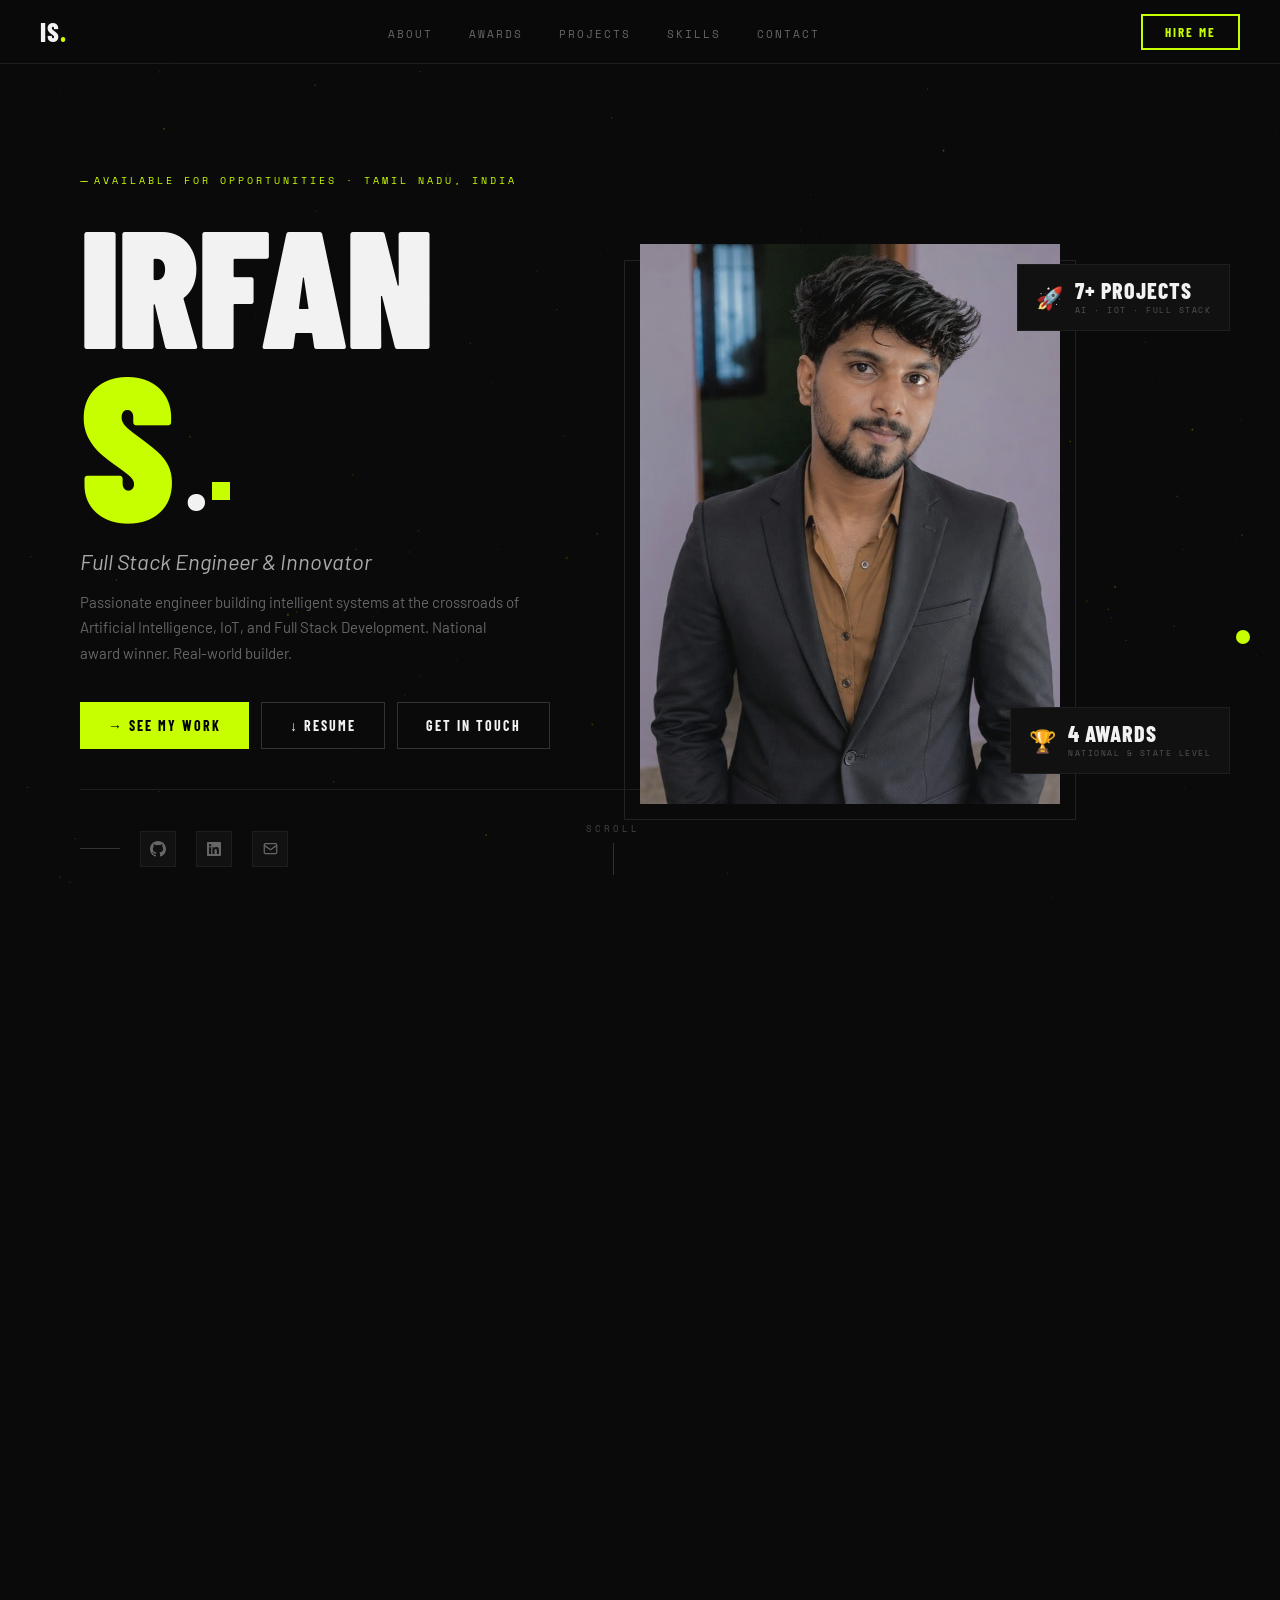
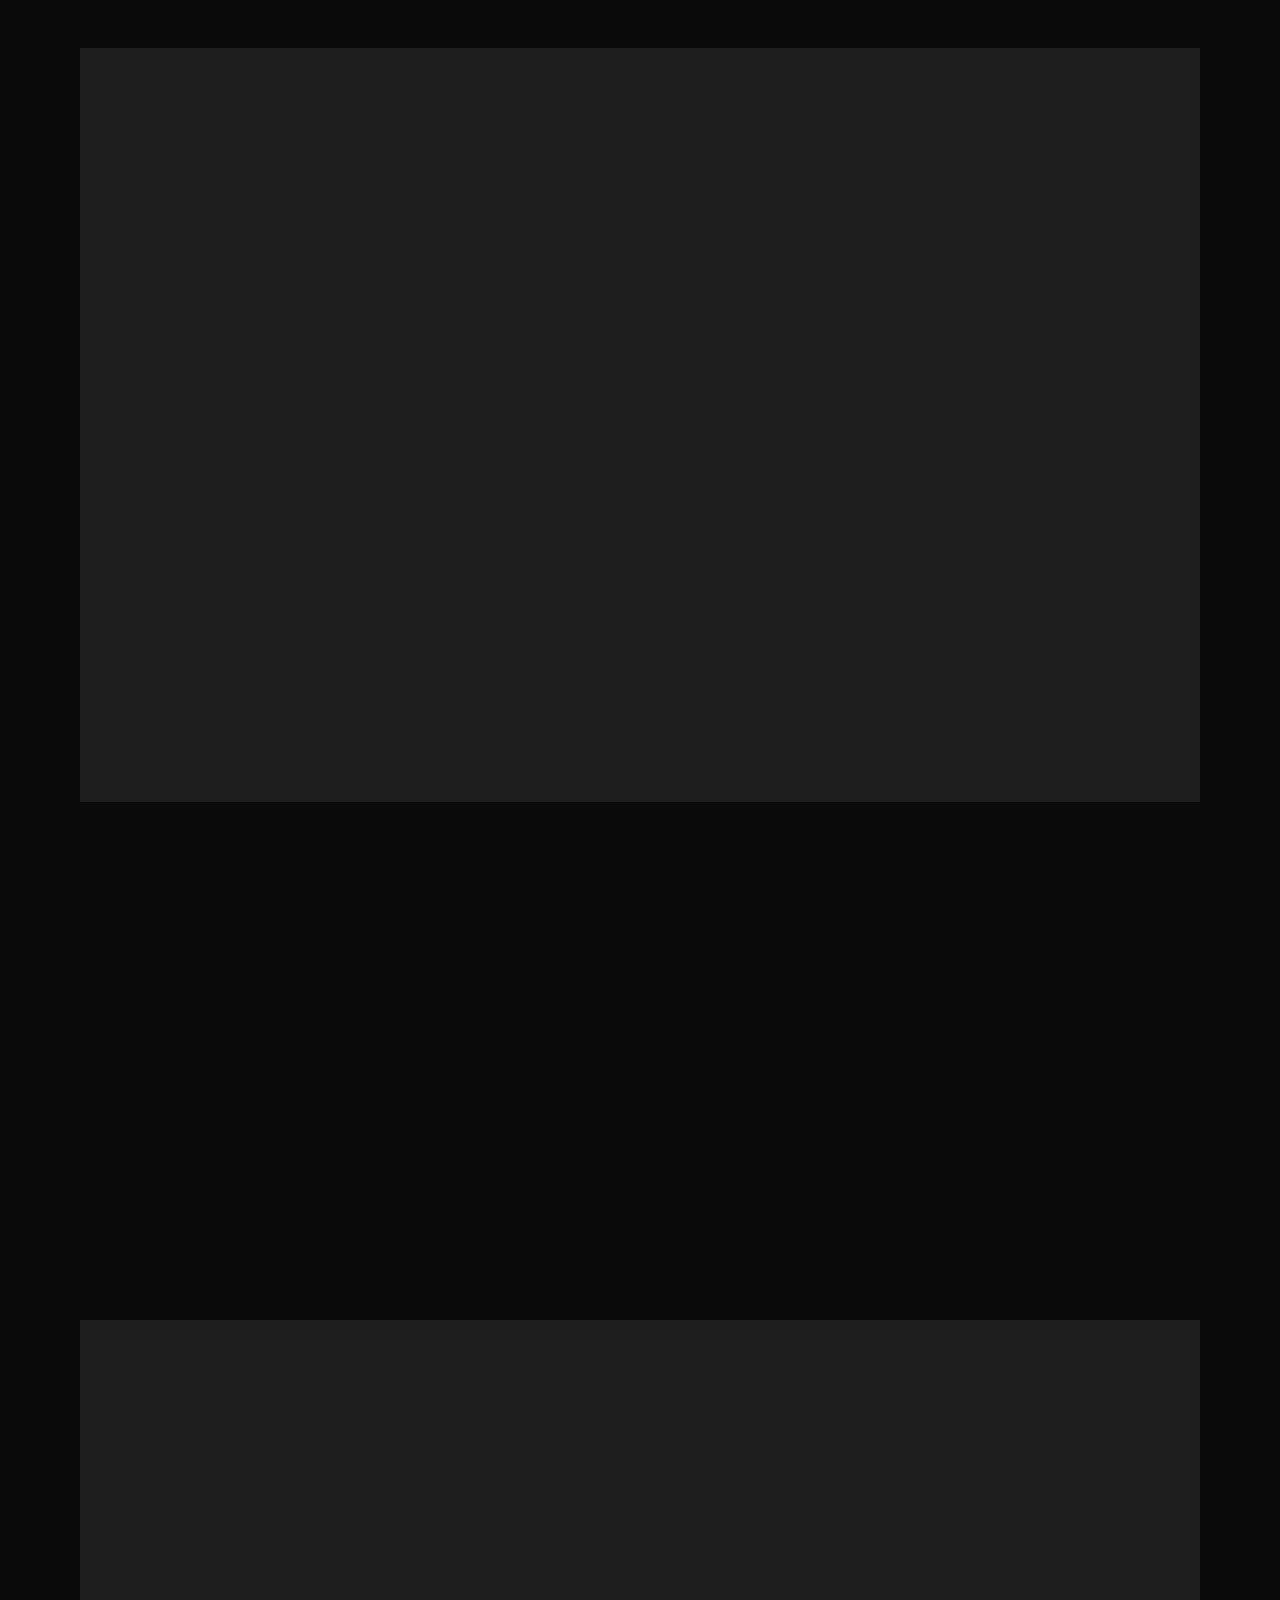
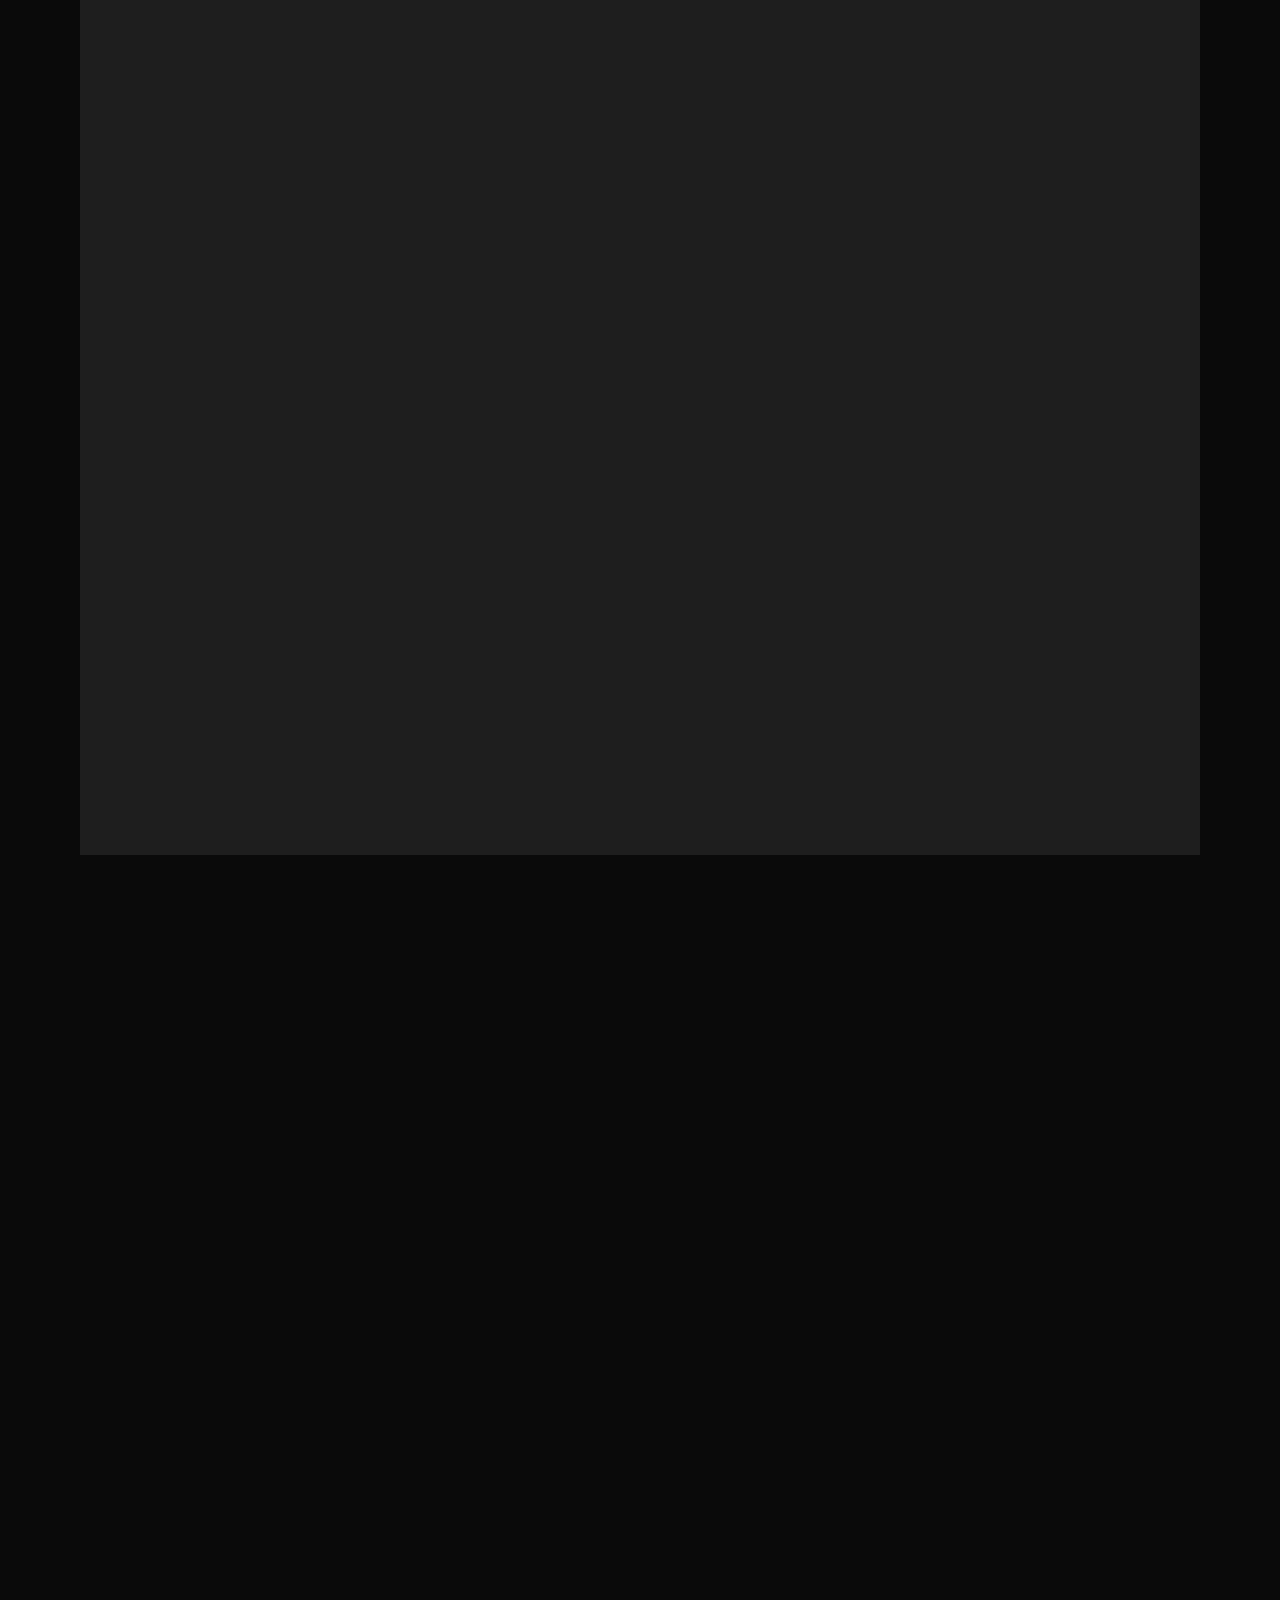
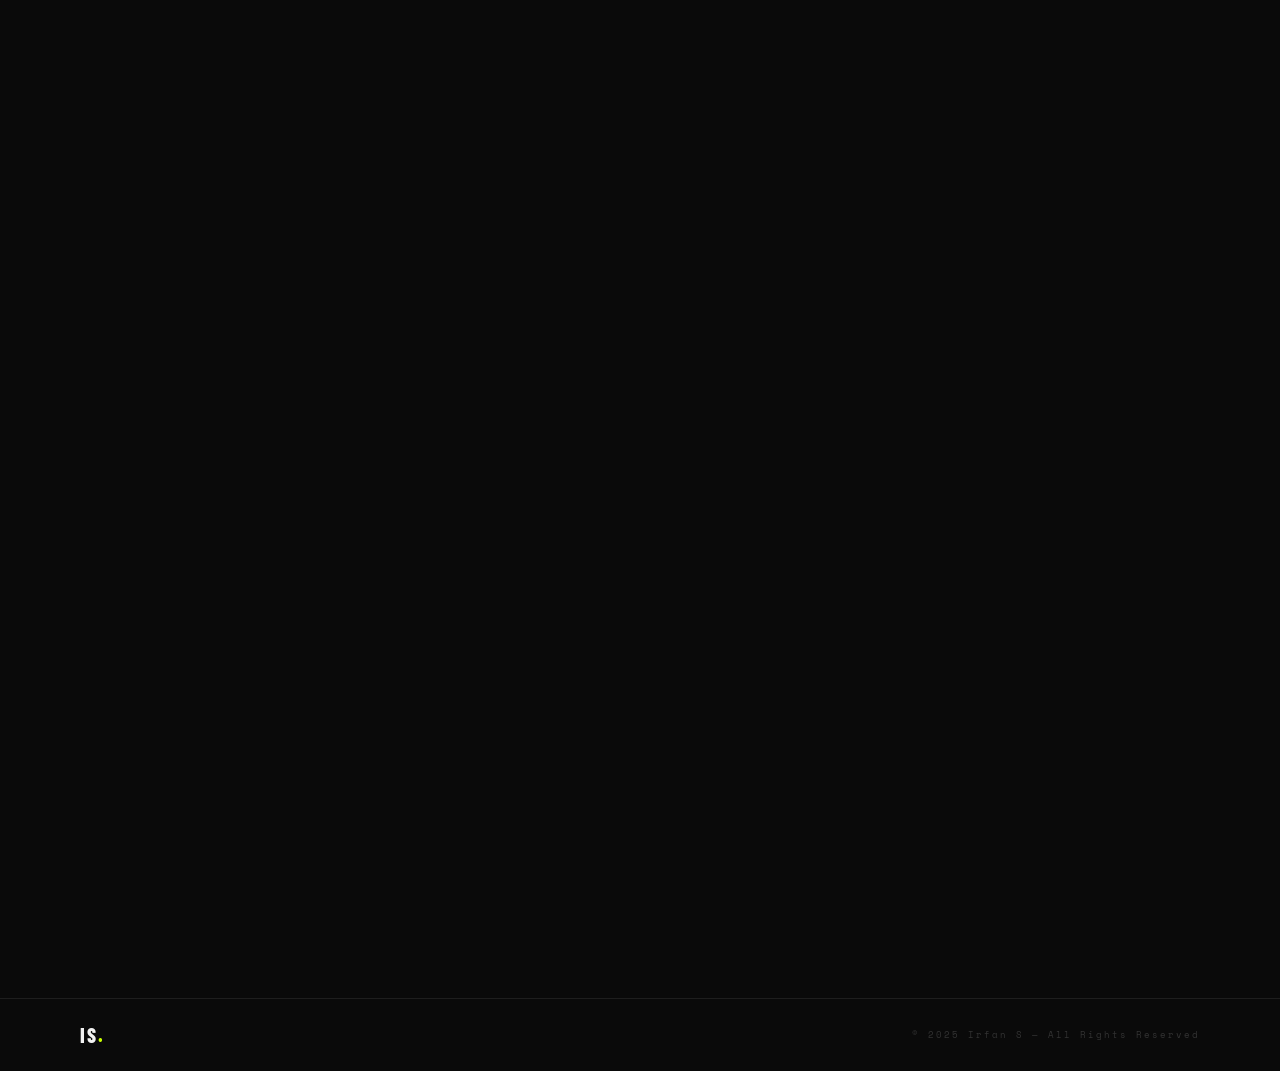
<file: public/assets/aistudio/index-2_909abb41.html>
<!DOCTYPE html>
<html lang="en">
<head>
<meta charset="UTF-8">
<meta name="viewport" content="width=device-width, initial-scale=1.0">
<title>Irfan S — AI Developer & Innovator</title>
<link href="https://fonts.googleapis.com/css2?family=Barlow:ital,wght@0,400;0,500;0,600;0,700;0,800;0,900;1,400;1,700;1,800;1,900&family=Barlow+Condensed:ital,wght@0,400;0,600;0,700;0,800;0,900;1,400;1,700;1,800&family=Space+Mono:wght@400;700&display=swap" rel="stylesheet">
<style>
:root{--green:#c8ff00;--dark:#0a0a0a;--card:#111;--border:#1e1e1e;--text:#aaa;--white:#f2f2f2;}
*,*::before,*::after{box-sizing:border-box;margin:0;padding:0;}
html{scroll-behavior:smooth;}
body{background:var(--dark);color:var(--white);font-family:'Barlow',sans-serif;overflow-x:hidden;}

/* ══════════════════════════════════
   INTRO LOADER
══════════════════════════════════ */
#loader{
  position:fixed;inset:0;z-index:9999;
  background:var(--dark);
  display:flex;flex-direction:column;
  align-items:center;justify-content:center;
  gap:0;
}
#loader.done{pointer-events:none;}

.loader-name{
  font-family:'Barlow Condensed',sans-serif;
  font-weight:900;font-size:clamp(48px,10vw,120px);
  letter-spacing:-2px;text-transform:uppercase;
  color:var(--white);
  display:flex;align-items:baseline;gap:12px;
  overflow:hidden;
}
.loader-name .l-irfan{
  display:inline-block;
  transform:translateY(110%);opacity:0;
  transition:transform .7s cubic-bezier(.22,1,.36,1), opacity .5s ease;
}
.loader-name .l-s{
  color:var(--green);
  display:inline-block;
  transform:translateY(110%);opacity:0;
  transition:transform .7s cubic-bezier(.22,1,.36,1) .15s, opacity .5s ease .15s;
}
.loader-name .l-dot{
  width:14px;height:14px;background:var(--green);
  display:inline-block;
  transform:scale(0);opacity:0;
  transition:transform .4s cubic-bezier(.34,1.56,.64,1) .6s, opacity .3s ease .6s;
}

.loader-line-wrap{
  width:0;height:2px;background:transparent;
  margin-top:20px;position:relative;overflow:visible;
  transition:width .8s cubic-bezier(.22,1,.36,1) .3s;
}
.loader-line-inner{
  position:absolute;top:0;left:0;
  height:2px;background:var(--green);
  width:100%;
}
/* fade shimmer on the line */
.loader-line-wrap::after{
  content:'';position:absolute;
  top:-2px;right:0;width:40px;height:6px;
  background:var(--green);filter:blur(8px);opacity:.8;
}

.loader-sub{
  font-family:'Space Mono',monospace;
  font-size:10px;letter-spacing:4px;text-transform:uppercase;
  color:#444;margin-top:16px;
  opacity:0;transform:translateY(8px);
  transition:opacity .5s ease 1.1s, transform .5s ease 1.1s;
}

/* when loader runs: active states */
#loader.run .l-irfan{transform:translateY(0);opacity:1;}
#loader.run .l-s{transform:translateY(0);opacity:1;}
#loader.run .l-dot{transform:scale(1);opacity:1;}
#loader.run .loader-line-wrap{width:min(400px,60vw);}
#loader.run .loader-sub{opacity:1;transform:translateY(0);}

/* split & reveal */
#loader.split-open{
  transition:none;
}
.loader-panel-top,
.loader-panel-bot{
  position:absolute;left:0;right:0;
  background:var(--dark);
  transition:transform 0s;
  z-index:9998;
}
.loader-panel-top{top:0;height:50%;transform-origin:top;}
.loader-panel-bot{bottom:0;height:50%;transform-origin:bottom;}

#loader.opening .loader-panel-top{transform:translateY(-100%);transition:transform .9s cubic-bezier(.76,0,.24,1) 0s;}
#loader.opening .loader-panel-bot{transform:translateY(100%);transition:transform .9s cubic-bezier(.76,0,.24,1) 0s;}
#loader.opening .loader-name,
#loader.opening .loader-line-wrap,
#loader.opening .loader-sub{
  opacity:0;transition:opacity .3s ease 0s;
}
#loader.hidden{display:none;}

/* body locked during load */
body.loading{overflow:hidden;}


/* ══════════════════════════════════
   STARS
══════════════════════════════════ */
#stars{position:fixed;inset:0;z-index:0;pointer-events:none;}

/* ══════════════════════════════════
   NAVBAR
══════════════════════════════════ */
nav{
  position:fixed;top:0;left:0;right:0;z-index:200;
  background:rgba(10,10,10,.94);backdrop-filter:blur(14px);
  border-bottom:1px solid var(--border);
  display:flex;align-items:center;justify-content:space-between;
  padding:0 40px;height:64px;
  transform:translateY(-100%);opacity:0;
  transition:transform .6s ease, opacity .6s ease;
}
nav.visible{transform:translateY(0);opacity:1;}
.nav-logo{
  font-family:'Barlow Condensed',sans-serif;
  font-weight:800;font-size:26px;letter-spacing:1px;
  color:var(--white);text-decoration:none;
}
.nav-logo span{color:var(--green);}
.nav-links{display:flex;gap:36px;list-style:none;}
.nav-links a{
  font-family:'Space Mono',monospace;font-size:11px;
  letter-spacing:2px;color:#666;text-decoration:none;
  text-transform:uppercase;transition:color .25s;
}
.nav-links a:hover,.nav-links a.active{color:var(--white);}
.nav-hire{
  font-family:'Barlow Condensed',sans-serif;
  font-weight:700;font-size:13px;letter-spacing:2px;text-transform:uppercase;
  border:2px solid var(--green);color:var(--green);
  background:transparent;padding:8px 22px;text-decoration:none;
  transition:background .25s,color .25s;
}
.nav-hire:hover{background:var(--green);color:#000;}

/* ══════════════════════════════════
   MAIN
══════════════════════════════════ */
main{position:relative;z-index:10;padding-top:64px;opacity:0;transition:opacity .5s ease;}
main.visible{opacity:1;}
section{padding:100px 80px;}

/* ══════════════════════════════════
   SCROLL REVEAL
══════════════════════════════════ */
.reveal{
  opacity:0;transform:translateY(40px);
  transition:opacity .7s cubic-bezier(.22,1,.36,1), transform .7s cubic-bezier(.22,1,.36,1);
}
.reveal.visible{opacity:1;transform:translateY(0);}
.reveal.delay-1{transition-delay:.1s;}
.reveal.delay-2{transition-delay:.2s;}
.reveal.delay-3{transition-delay:.3s;}
.reveal.delay-4{transition-delay:.4s;}
.reveal.delay-5{transition-delay:.5s;}
.reveal.delay-6{transition-delay:.6s;}

/* ══════════════════════════════════
   HERO
══════════════════════════════════ */
#hero{
  min-height:100vh;
  display:grid;grid-template-columns:1fr 1fr;
  gap:0;align-items:center;
  padding:80px 80px 60px;
}
.hero-available{
  font-family:'Space Mono',monospace;
  font-size:10px;letter-spacing:3px;text-transform:uppercase;
  color:var(--green);margin-bottom:24px;
  display:flex;align-items:center;gap:10px;
}
.hero-available::before{content:'——';letter-spacing:-4px;}
.hero-name{
  font-family:'Barlow Condensed',sans-serif;
  font-weight:900;font-size:clamp(90px,13vw,180px);
  line-height:.85;letter-spacing:-2px;
  color:var(--white);text-transform:uppercase;
}
.hero-name-s{
  font-family:'Barlow Condensed',sans-serif;
  font-weight:900;font-size:clamp(110px,16vw,220px);
  line-height:.85;letter-spacing:-4px;
  color:var(--green);
  display:flex;align-items:flex-end;gap:8px;
}
.hero-dot{width:18px;height:18px;background:var(--green);margin-bottom:28px;flex-shrink:0;}
.hero-tagline{
  font-family:'Barlow',sans-serif;font-style:italic;font-weight:400;
  font-size:clamp(16px,2vw,22px);color:var(--text);
  margin-top:20px;margin-bottom:16px;
}
.hero-bio{font-size:15px;color:#666;line-height:1.7;max-width:440px;margin-bottom:36px;}
.hero-btns{display:flex;gap:12px;flex-wrap:wrap;}
.btn-primary{
  display:flex;align-items:center;gap:10px;
  background:var(--green);color:#000;
  font-family:'Barlow Condensed',sans-serif;
  font-weight:700;font-size:14px;letter-spacing:2px;
  text-transform:uppercase;padding:14px 28px;
  text-decoration:none;transition:background .25s;
}
.btn-primary:hover{background:#b0e800;}
.btn-secondary{
  display:flex;align-items:center;gap:8px;
  background:transparent;color:var(--white);
  border:1px solid #333;
  font-family:'Barlow Condensed',sans-serif;
  font-weight:700;font-size:14px;letter-spacing:2px;
  text-transform:uppercase;padding:14px 28px;
  text-decoration:none;transition:border-color .25s;
}
.btn-secondary:hover{border-color:var(--white);}
.hero-socials{
  display:flex;align-items:center;gap:20px;
  margin-top:40px;padding-top:32px;
  border-top:1px solid var(--border);
}
.hero-socials-line{width:40px;height:1px;background:#333;}
.social-icon{
  width:36px;height:36px;background:#111;
  border:1px solid var(--border);
  display:flex;align-items:center;justify-content:center;
  color:#666;font-size:14px;text-decoration:none;
  transition:border-color .25s,color .25s;
}
.social-icon:hover{border-color:var(--green);color:var(--green);}
.scroll-label{
  font-family:'Space Mono',monospace;
  font-size:9px;letter-spacing:3px;color:#444;text-transform:uppercase;
  margin-left:auto;display:flex;flex-direction:column;align-items:center;gap:8px;
}
.scroll-line{width:1px;height:32px;background:#333;}

/* Hero right */
.hero-right{position:relative;display:flex;justify-content:flex-end;}
.hero-photo-wrap{position:relative;width:min(420px,100%);aspect-ratio:3/4;}
.hero-photo-wrap img{width:100%;height:100%;object-fit:cover;object-position:top center;display:block;}
.photo-outline{
  position:absolute;top:16px;left:-16px;right:-16px;bottom:-16px;
  border:1.5px solid #222;pointer-events:none;z-index:-1;
}
.hero-badge{
  position:absolute;background:var(--card);border:1px solid var(--border);
  padding:14px 18px;display:flex;align-items:center;gap:12px;min-width:200px;
}
.hero-badge.badge-top{top:20px;right:-30px;}
.hero-badge.badge-bot{bottom:30px;right:-30px;}
.badge-icon{font-size:22px;flex-shrink:0;}
.badge-num{
  font-family:'Barlow Condensed',sans-serif;font-weight:800;font-size:22px;
  color:var(--white);line-height:1;text-transform:uppercase;letter-spacing:1px;
}
.badge-sub{
  font-family:'Space Mono',monospace;font-size:8px;letter-spacing:1.5px;
  color:#555;text-transform:uppercase;margin-top:3px;
}
.dot-pulse{
  position:absolute;width:14px;height:14px;
  background:var(--green);border-radius:50%;
  box-shadow:0 0 0 0 rgba(200,255,0,.4);
  animation:pulse 2s infinite;
}
@keyframes pulse{
  0%{box-shadow:0 0 0 0 rgba(200,255,0,.4);}
  70%{box-shadow:0 0 0 14px rgba(200,255,0,0);}
  100%{box-shadow:0 0 0 0 rgba(200,255,0,0);}
}

/* ══════════════════════════════════
   COMMON SECTION STYLES
══════════════════════════════════ */
.eyebrow{
  display:flex;align-items:center;gap:12px;
  font-family:'Space Mono',monospace;font-size:10px;
  letter-spacing:3px;color:var(--green);text-transform:uppercase;
  margin-bottom:20px;
}
.eyebrow::before{content:'——';letter-spacing:-4px;}
.section-title{
  font-family:'Barlow Condensed',sans-serif;
  font-weight:900;text-transform:uppercase;line-height:.88;letter-spacing:-1px;
}
.section-title .solid{font-size:clamp(60px,8vw,110px);color:var(--white);display:block;}
.section-title .outline{
  font-size:clamp(60px,8vw,110px);
  -webkit-text-stroke:2px var(--green);color:transparent;display:block;
}

/* ══════════════════════════════════
   ABOUT
══════════════════════════════════ */
#about{padding:100px 80px;display:flex;flex-direction:column;gap:64px;}

.about-top{
  display:grid;grid-template-columns:1fr 1fr;gap:80px;align-items:start;
}
.about-quote{
  font-family:'Barlow',sans-serif;font-style:italic;font-weight:700;
  font-size:clamp(22px,2.8vw,34px);line-height:1.35;color:var(--white);
  margin-bottom:28px;
}
.about-quote .highlight{color:var(--green);}
.about-body{font-size:15px;color:#777;line-height:1.8;margin-bottom:14px;}
.about-tags{display:flex;flex-wrap:wrap;gap:8px;margin-top:28px;}
.about-tag{
  display:flex;align-items:center;gap:6px;
  font-family:'Space Mono',monospace;font-size:9px;letter-spacing:1.5px;
  color:#666;text-transform:uppercase;border:1px solid #1e1e1e;
  padding:6px 12px;background:#0d0d0d;
}

/* Experience cards (right col) */
.exp-card{
  background:var(--card);border:1px solid var(--border);
  padding:24px;margin-bottom:14px;transition:border-color .25s;
}
.exp-card:hover{border-color:#333;}
.exp-card-eyebrow{
  font-family:'Space Mono',monospace;font-size:8px;letter-spacing:2px;
  color:var(--green);text-transform:uppercase;margin-bottom:10px;
}
.exp-card-icon{
  width:42px;height:42px;background:#1a1a1a;border:1px solid #222;
  display:flex;align-items:center;justify-content:center;
  font-size:18px;margin-bottom:14px;
}
.exp-card-title{
  font-family:'Barlow Condensed',sans-serif;font-weight:700;font-size:20px;
  color:var(--white);margin-bottom:6px;
}
.exp-card-body{font-size:13px;color:#666;line-height:1.6;}

/* ── INFO TABLE (tabular column) ── */
.about-info-table{
  width:100%;border-collapse:collapse;
}
.about-info-table tr{
  border-bottom:1px solid var(--border);
  transition:background .2s;
}
.about-info-table tr:hover{background:#0d0d0d;}
.about-info-table td{
  padding:14px 16px;vertical-align:middle;
}
.about-info-table td:first-child{
  font-family:'Space Mono',monospace;font-size:9px;
  letter-spacing:2px;color:#444;text-transform:uppercase;
  white-space:nowrap;width:160px;
}
.about-info-table td:last-child{
  font-size:14px;color:var(--white);
}
.about-info-table td:last-child a{
  color:var(--green);text-decoration:none;
}
.about-info-table td:last-child a:hover{text-decoration:underline;}

.table-card{
  background:var(--card);border:1px solid var(--border);
  overflow:hidden;
}
.table-card-header{
  padding:16px 20px;
  border-bottom:1px solid var(--border);
  display:flex;align-items:center;gap:10px;
}
.table-card-header-title{
  font-family:'Space Mono',monospace;font-size:9px;
  letter-spacing:2px;color:var(--green);text-transform:uppercase;
}

/* ══════════════════════════════════
   AWARDS
══════════════════════════════════ */
#awards{padding:100px 80px;}
.awards-header{
  display:grid;grid-template-columns:1fr 1fr;gap:60px;align-items:start;margin-bottom:80px;
}
.awards-desc{font-size:15px;color:#555;line-height:1.7;text-align:right;padding-top:60px;}
.awards-grid{display:grid;grid-template-columns:1fr 1fr;gap:1px;background:var(--border);}
.award-item{
  background:var(--dark);padding:40px 36px;position:relative;overflow:hidden;
  transition:background .3s;
}
.award-item:hover{background:#0d0d0d;}
.award-item::before{
  content:'';position:absolute;top:0;left:0;right:0;height:2px;
  background:var(--green);transform:scaleX(0);transform-origin:left;
  transition:transform .4s ease;
}
.award-item:hover::before{transform:scaleX(1);}
.award-num{
  font-family:'Barlow Condensed',sans-serif;font-weight:900;font-size:80px;
  line-height:.9;letter-spacing:-3px;color:#1a1a1a;margin-bottom:24px;
}
.award-place-badge{
  display:inline-flex;align-items:center;gap:6px;
  font-family:'Space Mono',monospace;font-size:8px;letter-spacing:2px;
  color:#888;text-transform:uppercase;border:1px solid #222;
  padding:5px 12px;margin-bottom:16px;background:#0d0d0d;
}
.award-place-badge .bdot{font-size:10px;color:var(--green);}
.award-venue{
  font-family:'Space Mono',monospace;font-size:8.5px;letter-spacing:1.5px;
  color:#444;text-transform:uppercase;margin-bottom:10px;
}
.award-title-text{
  font-family:'Barlow Condensed',sans-serif;font-weight:800;font-size:22px;
  color:var(--white);text-transform:uppercase;margin-bottom:8px;
}
.award-org{font-family:'Barlow Condensed',sans-serif;font-weight:700;font-size:15px;color:var(--green);}
.award-desc{font-size:13px;color:#555;line-height:1.6;margin-top:8px;}
.award-date{font-family:'Space Mono',monospace;font-size:9px;color:#333;margin-top:20px;}

/* ══════════════════════════════════
   PROJECTS
══════════════════════════════════ */
#projects{padding:100px 80px;}
.projects-header{display:grid;grid-template-columns:1fr 1fr;gap:60px;align-items:start;margin-bottom:24px;}
.projects-desc{font-size:15px;color:#555;line-height:1.7;text-align:right;padding-top:60px;}
.filter-row{display:flex;gap:8px;flex-wrap:wrap;margin-bottom:48px;margin-top:8px;}
.filter-btn{
  font-family:'Space Mono',monospace;font-size:9px;letter-spacing:2px;text-transform:uppercase;
  padding:8px 18px;border:1px solid #222;color:#555;background:transparent;cursor:pointer;
  transition:border-color .2s,color .2s;
}
.filter-btn.active,.filter-btn:hover{border-color:var(--green);color:var(--green);}
.projects-list{display:grid;grid-template-columns:repeat(3,1fr);gap:1px;background:var(--border);}
.proj-item{
  background:var(--dark);padding:32px 28px;
  display:flex;flex-direction:column;transition:background .3s;
  position:relative;overflow:hidden;
}
.proj-item::after{
  content:'';position:absolute;bottom:0;left:0;right:0;height:2px;
  background:var(--green);transform:scaleX(0);transform-origin:left;
  transition:transform .35s ease;
}
.proj-item:hover{background:#0e0e0e;}
.proj-item:hover::after{transform:scaleX(1);}
.proj-counter{font-family:'Space Mono',monospace;font-size:9px;color:#333;letter-spacing:1px;margin-bottom:24px;}
.proj-emoji{font-size:36px;margin-bottom:16px;display:block;}
.proj-name{
  font-family:'Barlow Condensed',sans-serif;font-weight:800;font-size:21px;
  text-transform:uppercase;color:var(--white);line-height:1.15;margin-bottom:10px;
}
.proj-org{font-family:'Barlow Condensed',sans-serif;font-weight:700;font-size:14px;color:var(--green);margin-bottom:10px;}
.proj-body{font-size:13px;color:#555;line-height:1.6;flex:1;}
.proj-tags-row{display:flex;flex-wrap:wrap;gap:6px;margin-top:16px;}
.proj-tag-pill{
  font-family:'Space Mono',monospace;font-size:7.5px;letter-spacing:1px;text-transform:uppercase;
  border:1px solid #1e1e1e;padding:3px 9px;color:#444;
}
.proj-award-label{
  font-family:'Space Mono',monospace;font-size:8px;letter-spacing:1.5px;text-transform:uppercase;
  color:var(--green);margin-top:14px;display:flex;align-items:center;gap:6px;
}
.proj-award-label::before{content:'●';font-size:7px;}

/* ══════════════════════════════════
   SKILLS
══════════════════════════════════ */
#skills{padding:100px 80px;}
.skills-layout{display:grid;grid-template-columns:1fr 2fr;gap:80px;align-items:start;margin-top:60px;}
.skills-intro{font-size:15px;color:#555;line-height:1.8;}
.skills-groups{display:grid;grid-template-columns:1fr 1fr;gap:36px;}
.skill-group-name{
  font-family:'Space Mono',monospace;font-size:9px;letter-spacing:2.5px;
  color:var(--green);text-transform:uppercase;margin-bottom:14px;
  padding-bottom:10px;border-bottom:1px solid var(--border);
}
.skill-chips{display:flex;flex-wrap:wrap;gap:7px;}
.skill-chip{
  font-family:'Barlow',sans-serif;font-size:13px;color:var(--text);
  background:#0d0d0d;border:1px solid var(--border);padding:5px 13px;
  transition:border-color .2s,color .2s;
}
.skill-chip:hover{border-color:var(--green);color:var(--white);}

/* ══════════════════════════════════
   CONTACT
══════════════════════════════════ */
#contact{padding:100px 80px 120px;}
.contact-layout{display:grid;grid-template-columns:1fr 1fr;gap:80px;align-items:start;}
.contact-cta-label{
  display:flex;align-items:center;gap:12px;
  font-family:'Space Mono',monospace;font-size:10px;letter-spacing:3px;
  color:var(--green);text-transform:uppercase;margin-bottom:20px;
}
.contact-cta-label::before{content:'——';letter-spacing:-4px;}
.contact-big{
  font-family:'Barlow Condensed',sans-serif;font-weight:900;
  text-transform:uppercase;line-height:.88;letter-spacing:-2px;margin-bottom:28px;
}
.contact-big .line-solid{font-size:clamp(60px,7vw,100px);color:var(--white);display:block;}
.contact-big .line-outline{font-size:clamp(60px,7vw,100px);-webkit-text-stroke:2px var(--green);color:transparent;display:block;}
.contact-big .line-white{font-size:clamp(60px,7vw,100px);color:var(--white);display:block;}
.contact-desc{font-size:15px;color:#666;line-height:1.8;margin-bottom:36px;max-width:380px;}
.say-hello{
  display:inline-flex;align-items:center;gap:10px;
  background:var(--green);color:#000;
  font-family:'Barlow Condensed',sans-serif;font-weight:700;font-size:15px;
  letter-spacing:2px;text-transform:uppercase;padding:16px 32px;
  text-decoration:none;transition:background .25s;
}
.say-hello:hover{background:#b0e800;}
.contact-cards{display:flex;flex-direction:column;gap:12px;padding-top:40px;}
.contact-card{
  background:var(--card);border:1px solid var(--border);padding:20px 22px;
  display:flex;align-items:center;gap:16px;text-decoration:none;transition:border-color .25s;
}
.contact-card:hover{border-color:#333;}
.cc-icon-box{
  width:44px;height:44px;background:#1a1a1a;border:1px solid #222;
  display:flex;align-items:center;justify-content:center;font-size:16px;flex-shrink:0;
}
.cc-label{font-family:'Space Mono',monospace;font-size:8px;letter-spacing:2px;color:#444;text-transform:uppercase;margin-bottom:5px;}
.cc-value{font-size:14px;color:var(--white);font-weight:500;}

/* FOOTER */
footer{
  border-top:1px solid var(--border);padding:24px 80px;
  display:flex;justify-content:space-between;align-items:center;
  position:relative;z-index:10;
}
.footer-logo{font-family:'Barlow Condensed',sans-serif;font-weight:800;font-size:20px;letter-spacing:2px;color:var(--white);}
.footer-logo span{color:var(--green);}
.footer-copy{font-family:'Space Mono',monospace;font-size:9px;letter-spacing:2px;color:#333;}

/* SCROLLBAR */
::-webkit-scrollbar{width:4px;}
::-webkit-scrollbar-track{background:var(--dark);}
::-webkit-scrollbar-thumb{background:#1e1e1e;}
::-webkit-scrollbar-thumb:hover{background:var(--green);}

/* RESPONSIVE */
@media(max-width:1024px){
  section{padding:80px 40px;}
  #hero{padding:80px 40px 60px;}
  .about-top,#awards .awards-header,.projects-header,.contact-layout{grid-template-columns:1fr;gap:48px;}
  .projects-list{grid-template-columns:1fr 1fr;}
  .awards-grid{grid-template-columns:1fr;}
  .hero-badge.badge-top{top:10px;right:0;}
  .hero-badge.badge-bot{bottom:10px;right:0;}
  .awards-desc,.projects-desc{text-align:left;padding-top:0;}
}
@media(max-width:700px){
  nav{padding:0 20px;}
  section{padding:60px 20px;}
  #hero{grid-template-columns:1fr;padding:80px 20px 40px;}
  #about{padding:60px 20px;}
  .projects-list{grid-template-columns:1fr;}
  .skills-layout{grid-template-columns:1fr;}
  .skills-groups{grid-template-columns:1fr;}
  .nav-links{display:none;}
  footer{padding:20px;}
}
</style>
</head>
<body class="loading">

<!-- ══ LOADER ══ -->
<div id="loader">
  <div class="loader-panel-top"></div>
  <div class="loader-panel-bot"></div>
  <div class="loader-name">
    <span class="l-irfan">IRFAN</span>
    <span class="l-s">S</span>
    <span class="l-dot"></span>
  </div>
  <div class="loader-line-wrap"><div class="loader-line-inner"></div></div>
  <div class="loader-sub">AI Developer &amp; Innovator</div>
</div>

<canvas id="stars"></canvas>

<!-- NAVBAR -->
<nav id="navbar">
  <a href="#" class="nav-logo">IS<span>.</span></a>
  <ul class="nav-links">
    <li><a href="#about" class="nav-link">About</a></li>
    <li><a href="#awards" class="nav-link">Awards</a></li>
    <li><a href="#projects" class="nav-link">Projects</a></li>
    <li><a href="#skills" class="nav-link">Skills</a></li>
    <li><a href="#contact" class="nav-link">Contact</a></li>
  </ul>
  <a href="mailto:shairfan2005@gmail.com" class="nav-hire">Hire Me</a>
</nav>

<main id="main">

<!-- ═══ HERO ═══ -->
<section id="hero">
  <div class="hero-left">
    <div class="hero-available reveal">Available for Opportunities · Tamil Nadu, India</div>
    <div class="reveal delay-1">
      <div class="hero-name">IRFAN</div>
      <div class="hero-name-s">S<span style="font-family:'Barlow Condensed',sans-serif;font-weight:900;font-size:.45em;color:var(--white);margin-left:6px;margin-bottom:14px;">.</span><div class="hero-dot"></div></div>
    </div>
    <div class="hero-tagline reveal delay-2">Full Stack Engineer &amp; Innovator</div>
    <p class="hero-bio reveal delay-3">Passionate engineer building intelligent systems at the crossroads of Artificial Intelligence, IoT, and Full Stack Development. National award winner. Real-world builder.</p>
    <div class="hero-btns reveal delay-4">
      <a href="#projects" class="btn-primary">→ See My Work</a>
      <a href="#" class="btn-secondary">↓ Resume</a>
      <a href="#contact" class="btn-secondary">Get In Touch</a>
    </div>
    <div class="hero-socials reveal delay-5">
      <div class="hero-socials-line"></div>
      <a href="https://github.com/IrfanCodesPro" target="_blank" class="social-icon" title="GitHub">
        <svg width="16" height="16" viewBox="0 0 24 24" fill="currentColor"><path d="M12 0C5.37 0 0 5.37 0 12c0 5.3 3.44 9.8 8.2 11.38.6.11.82-.26.82-.58v-2.03c-3.34.72-4.04-1.61-4.04-1.61-.54-1.38-1.33-1.75-1.33-1.75-1.09-.74.08-.73.08-.73 1.2.08 1.84 1.24 1.84 1.24 1.07 1.83 2.8 1.3 3.49 1 .1-.78.42-1.31.76-1.61-2.67-.3-5.47-1.33-5.47-5.93 0-1.31.47-2.38 1.24-3.22-.12-.3-.54-1.52.12-3.17 0 0 1.01-.32 3.3 1.23a11.5 11.5 0 0 1 3-.4c1.02.005 2.04.138 3 .4 2.28-1.55 3.29-1.23 3.29-1.23.66 1.65.24 2.87.12 3.17.77.84 1.24 1.91 1.24 3.22 0 4.61-2.81 5.63-5.48 5.92.43.37.81 1.1.81 2.22v3.29c0 .32.22.7.83.58C20.57 21.8 24 17.3 24 12 24 5.37 18.63 0 12 0z"/></svg>
      </a>
      <a href="https://linkedin.com/in/irfan-s-438844300" target="_blank" class="social-icon" title="LinkedIn">
        <svg width="14" height="14" viewBox="0 0 24 24" fill="currentColor"><path d="M20.447 20.452h-3.554v-5.569c0-1.328-.027-3.037-1.852-3.037-1.853 0-2.136 1.445-2.136 2.939v5.667H9.351V9h3.414v1.561h.046c.477-.9 1.637-1.85 3.37-1.85 3.601 0 4.267 2.37 4.267 5.455v6.286zM5.337 7.433a2.062 2.062 0 0 1-2.063-2.065 2.064 2.064 0 1 1 2.063 2.065zm1.782 13.019H3.555V9h3.564v11.452zM22.225 0H1.771C.792 0 0 .774 0 1.729v20.542C0 23.227.792 24 1.771 24h20.451C23.2 24 24 23.227 24 22.271V1.729C24 .774 23.2 0 22.222 0h.003z"/></svg>
      </a>
      <a href="mailto:shairfan2005@gmail.com" class="social-icon" title="Email">
        <svg width="15" height="15" viewBox="0 0 24 24" fill="none" stroke="currentColor" stroke-width="2"><rect x="2" y="4" width="20" height="16" rx="2"/><path d="m2 7 10 7 10-7"/></svg>
      </a>
      <div class="scroll-label"><span>Scroll</span><div class="scroll-line"></div></div>
    </div>
  </div>
  <div class="hero-right reveal delay-2">
    <div style="position:relative;">
      <div class="hero-photo-wrap">
        <img src="[data-uri]" alt="Irfan S">
        <div class="photo-outline"></div>
      </div>
      <div class="hero-badge badge-top"><div class="badge-icon">🚀</div><div><div class="badge-num">7+ Projects</div><div class="badge-sub">AI · IoT · Full Stack</div></div></div>
      <div class="hero-badge badge-bot"><div class="badge-icon">🏆</div><div><div class="badge-num">4 Awards</div><div class="badge-sub">National &amp; State Level</div></div></div>
      <div class="dot-pulse" style="bottom:160px;right:-50px;"></div>
    </div>
  </div>
</section>

<!-- ═══ ABOUT ═══ -->
<section id="about">

  <!-- Top: quote + experience cards -->
  <div class="about-top">
    <div class="reveal">
      <div class="eyebrow">About Me</div>
      <p class="about-quote">I engineer systems where <span class="highlight">silicon thinks</span>,<br>machines perceive, and code creates real-world change.</p>
      <p class="about-body">I'm a B.E Computer Science (IoT) student at Paavai Engineering College, Tamil Nadu — obsessively passionate about Artificial Intelligence, smart automation, and building things that actually work in the real world.</p>
      <p class="about-body">From winning national symposiums with autonomous vehicle research to having a QR identity system selected by ISRO for college deployment — I don't just study technology. I build with it.</p>
      <p class="about-body">Co-leading <strong style="color:var(--white)">Unified Automations &amp; Tech Solutions (UATS)</strong> as Software &amp; AI/ML Lead.</p>
      <div class="about-tags">
        <span class="about-tag">🎓 B.E CSE (IoT)</span>
        <span class="about-tag">🤖 AI Systems</span>
        <span class="about-tag">⚡ IoT Engineer</span>
        <span class="about-tag">🌐 Full Stack Dev</span>
        <span class="about-tag">🏆 Award Winner</span>
        <span class="about-tag">🦾 Robotics</span>
        <span class="about-tag">🔬 Research</span>
      </div>
    </div>
    <div class="reveal delay-2">
      <div class="exp-card"><div class="exp-card-icon">🎓</div><div class="exp-card-eyebrow">Education</div><div class="exp-card-title">Paavai Engineering College</div><div class="exp-card-body">B.E CSE (IoT) · Tamil Nadu · 2023–2027 · CGPA: 7.67 · Anna University</div></div>
      <div class="exp-card"><div class="exp-card-icon">🏭</div><div class="exp-card-eyebrow">Industrial Internship</div><div class="exp-card-title">Rajshree Sugars &amp; Chemicals Ltd.</div><div class="exp-card-body">IoT automation, industrial monitoring &amp; real-time production environments. Jun–Jul 2025</div></div>
      <div class="exp-card"><div class="exp-card-icon">🤖</div><div class="exp-card-eyebrow">Robotics Internship</div><div class="exp-card-title">3D Printz</div><div class="exp-card-body">Robotic arm assembly, Raspberry Pi calibration &amp; automation coding. Mar–Apr 2026</div></div>
      <div class="exp-card"><div class="exp-card-icon">💡</div><div class="exp-card-eyebrow">Vision</div><div class="exp-card-title">Building the Intelligent Future</div><div class="exp-card-body">Agentic AI, smart infrastructure, and human-centered systems bridging digital intelligence with physical reality.</div></div>
    </div>
  </div>

  <!-- Bottom: full-width tabular info table -->
  <div class="reveal delay-1">
    <div class="table-card">
      <div class="table-card-header">
        <span style="font-size:16px;">📋</span>
        <span class="table-card-header-title">Personal &amp; Professional Info</span>
      </div>
      <table class="about-info-table">
        <tr><td>Full Name</td><td>Irfan S</td></tr>
        <tr><td>Role</td><td>AI/ML Engineer · Full-Stack Developer · IoT Engineer</td></tr>
        <tr><td>Organization</td><td>Unified Automations &amp; Tech Solutions (UATS) — Software &amp; AI/ML Lead</td></tr>
        <tr><td>College</td><td>Paavai Engineering College, Namakkal</td></tr>
        <tr><td>University</td><td>Anna University</td></tr>
        <tr><td>Degree</td><td>B.E — Computer Science &amp; Engineering (IoT)</td></tr>
        <tr><td>Year</td><td>Pre-Final Year · 2023 – 2027</td></tr>
        <tr><td>CGPA</td><td>7.67</td></tr>
        <tr><td>Location</td><td>Tamil Nadu, India</td></tr>
        <tr><td>Email</td><td><a href="mailto:shairfan2005@gmail.com">shairfan2005@gmail.com</a></td></tr>
        <tr><td>Phone</td><td>+91 7200621273</td></tr>
        <tr><td>GitHub</td><td><a href="https://github.com/IrfanCodesPro" target="_blank">IrfanCodesPro</a></td></tr>
        <tr><td>LinkedIn</td><td><a href="https://linkedin.com/in/irfan-s-438844300" target="_blank">irfan-s-438844300</a></td></tr>
        <tr><td>Portfolio</td><td><a href="https://irfanportfolio.pythonanywhere.com" target="_blank">irfanportfolio.pythonanywhere.com</a></td></tr>
        <tr><td>IEEE Paper</td><td>RAASC — Reality-Aware Agentic Surveillance Camera System · Co-authored</td></tr>
        <tr><td>Availability</td><td style="color:var(--green);">✓ Open for Opportunities</td></tr>
      </table>
    </div>
  </div>

</section>

<!-- ═══ AWARDS ═══ -->
<section id="awards">
  <div class="awards-header">
    <div class="reveal">
      <div class="eyebrow">Recognition</div>
      <h2 class="section-title"><span class="solid">AWARDS</span><span class="outline">&amp; WINS</span></h2>
    </div>
    <p class="awards-desc reveal delay-2">Recognized at national and state levels for engineering innovation, AI research, and real-world impact across multiple competitions.</p>
  </div>
  <div class="awards-grid">
    <div class="award-item reveal">
      <div class="award-num">01</div>
      <div class="award-place-badge"><span class="bdot">🏅</span> First Place</div>
      <div class="award-venue">National Level Symposium · Paper Presentation</div>
      <div class="award-title-text">Autonomous Car Concept</div>
      <div class="award-org">Kavery College of Technology</div>
      <p class="award-desc">AI-based autonomous vehicle research presented to national audience. Awarded first place among all competitors.</p>
      <div class="award-date">4 November 2024</div>
    </div>
    <div class="award-item reveal delay-1">
      <div class="award-num">02</div>
      <div class="award-place-badge"><span class="bdot">🥈</span> Second Place</div>
      <div class="award-venue">Intra College Project Expo</div>
      <div class="award-title-text">Robotic Arm for Amputees</div>
      <div class="award-org">Paavai Engineering College</div>
      <p class="award-desc">Human-centered assistive robotics for upper-limb amputees. Awarded for engineering innovation and social impact.</p>
      <div class="award-date">2024</div>
    </div>
    <div class="award-item reveal delay-2">
      <div class="award-num">03</div>
      <div class="award-place-badge"><span class="bdot">🛸</span> ISRO Recognized</div>
      <div class="award-venue">ISRO Project Competition</div>
      <div class="award-title-text">Smart ID System</div>
      <div class="award-org">Indian Space Research Organisation</div>
      <p class="award-desc">QR-based identity management system selected for real college deployment. Top 3 nationally.</p>
      <div class="award-date">2024</div>
    </div>
    <div class="award-item reveal delay-3">
      <div class="award-num">04</div>
      <div class="award-place-badge"><span class="bdot">🏆</span> Third Place</div>
      <div class="award-venue">KANAM'26 Project Expo</div>
      <div class="award-title-text">BLACKBOX-AI System</div>
      <div class="award-org">KANAM'26</div>
      <p class="award-desc">Agentic AI surveillance with multi-agent pipelines for detection, reasoning, and automated incident response.</p>
      <div class="award-date">2026</div>
    </div>
  </div>
</section>

<!-- ═══ PROJECTS ═══ -->
<section id="projects">
  <div class="projects-header">
    <div class="reveal">
      <div class="eyebrow">Portfolio</div>
      <h2 class="section-title"><span class="solid">FEATURED</span><span class="outline">PROJECTS</span></h2>
    </div>
    <p class="projects-desc reveal delay-2">Real-world systems spanning AI, computer vision, IoT automation, robotics, and full-stack development.</p>
  </div>
  <div class="filter-row reveal">
    <button class="filter-btn active">All Work</button>
    <button class="filter-btn">AI / ML</button>
    <button class="filter-btn">IoT</button>
    <button class="filter-btn">Robotics</button>
    <button class="filter-btn">Full Stack</button>
  </div>
  <div class="projects-list">
    <div class="proj-item reveal"><div class="proj-counter">01 / 08</div><span class="proj-emoji">🪪</span><div class="proj-name">Smart ID Management with QR Integration</div><div class="proj-org">ISRO Recognized</div><p class="proj-body">ISRO-recognized smart identity verification system with QR-based authentication. Selected for real-world college deployment.</p><div class="proj-tags-row"><span class="proj-tag-pill">IoT</span><span class="proj-tag-pill">QR</span><span class="proj-tag-pill">Security</span><span class="proj-tag-pill">Flask</span></div><div class="proj-award-label">Top 3 — ISRO Competition</div></div>
    <div class="proj-item reveal delay-1"><div class="proj-counter">02 / 08</div><span class="proj-emoji">👁️</span><div class="proj-name">Reality Aware Camera System (RAASC)</div><div class="proj-org">IEEE Paper Co-authored</div><p class="proj-body">AI-powered vision system that doesn't just record — it understands. Context-aware incident detection and scene interpretation using computer vision.</p><div class="proj-tags-row"><span class="proj-tag-pill">CV</span><span class="proj-tag-pill">Multi-Agent</span><span class="proj-tag-pill">AI</span><span class="proj-tag-pill">IEEE</span></div><div class="proj-award-label">Award Winner · IEEE Paper</div></div>
    <div class="proj-item reveal delay-2"><div class="proj-counter">03 / 08</div><span class="proj-emoji">🦾</span><div class="proj-name">Robotic Arm for Amputees</div><div class="proj-org">Paavai Engineering College</div><p class="proj-body">Assistive robotics with adaptive servo control enabling upper-limb amputees to regain function. Real-time gesture recognition.</p><div class="proj-tags-row"><span class="proj-tag-pill">Robotics</span><span class="proj-tag-pill">ESP32</span><span class="proj-tag-pill">Sensors</span><span class="proj-tag-pill">Hardware</span></div><div class="proj-award-label">2nd Place — Intra-College Expo</div></div>
    <div class="proj-item reveal"><div class="proj-counter">04 / 08</div><span class="proj-emoji">🚗</span><div class="proj-name">Autonomous Car Concept</div><div class="proj-org">Kavery College of Technology</div><p class="proj-body">National award-winning AI autonomous vehicle. Sensor-driven navigation, obstacle avoidance, and path-planning for real deployment.</p><div class="proj-tags-row"><span class="proj-tag-pill">AI</span><span class="proj-tag-pill">Autonomous</span><span class="proj-tag-pill">Sensors</span><span class="proj-tag-pill">Navigation</span></div><div class="proj-award-label">1st Place — National Symposium</div></div>
    <div class="proj-item reveal delay-1"><div class="proj-counter">05 / 08</div><span class="proj-emoji">🅿️</span><div class="proj-name">Smart Car Parking System</div><div class="proj-org">IoT Automation</div><p class="proj-body">ESP32 + IR sensor IoT system for real-time parking slot detection. Automatic availability tracking with live dashboard.</p><div class="proj-tags-row"><span class="proj-tag-pill">ESP32</span><span class="proj-tag-pill">IoT</span><span class="proj-tag-pill">IR Sensors</span><span class="proj-tag-pill">Dashboard</span></div><div class="proj-award-label">1st Place — National Symposium</div></div>
    <div class="proj-item reveal delay-2"><div class="proj-counter">06 / 08</div><span class="proj-emoji">🐍</span><div class="proj-name">PythonAI Error Detector &amp; Corrector</div><div class="proj-org">Developer Tool</div><p class="proj-body">Intelligent tool that analyzes Python code, identifies bugs, and auto-suggests AI-powered corrections. Making debugging faster.</p><div class="proj-tags-row"><span class="proj-tag-pill">Python</span><span class="proj-tag-pill">AI</span><span class="proj-tag-pill">NLP</span><span class="proj-tag-pill">Tools</span></div><div class="proj-award-label">Award Winner</div></div>
    <div class="proj-item reveal"><div class="proj-counter">07 / 08</div><span class="proj-emoji">🔲</span><div class="proj-name">BLACKBOX-AI — Agentic Surveillance</div><div class="proj-org">UATS Flagship</div><p class="proj-body">Real-time AI surveillance with multi-agent pipelines for continuous video processing, incident detection, reasoning and automated response.</p><div class="proj-tags-row"><span class="proj-tag-pill">Multi-Agent</span><span class="proj-tag-pill">CV</span><span class="proj-tag-pill">React</span><span class="proj-tag-pill">WebSocket</span></div><div class="proj-award-label">3rd Place — KANAM'26 Expo</div></div>
    <div class="proj-item reveal delay-1"><div class="proj-counter">08 / 08</div><span class="proj-emoji">⚙️</span><div class="proj-name">AutoDev AI — Autonomous Code Generator</div><div class="proj-org">UATS Product</div><p class="proj-body">6-agent pipeline (Planner→Architect→Coder→Tester→Debugger→Packager) automating the full SDLC. Generates apps from plain prompts via Groq API.</p><div class="proj-tags-row"><span class="proj-tag-pill">Agentic AI</span><span class="proj-tag-pill">LLM</span><span class="proj-tag-pill">Groq</span><span class="proj-tag-pill">Full-Stack</span></div><div class="proj-award-label">80%+ Dev Effort Reduction</div></div>
  </div>
</section>

<!-- ═══ SKILLS ═══ -->
<section id="skills">
  <div class="reveal"><div class="eyebrow">Tech Stack</div><h2 class="section-title"><span class="solid">CORE</span><span class="outline">SKILLS</span></h2></div>
  <div class="skills-layout">
    <div class="reveal delay-1"><p class="skills-intro">Production-grade expertise spanning AI/ML systems, full-stack development, embedded hardware, and agentic architectures — building at every layer of the stack.</p></div>
    <div class="skills-groups reveal delay-2">
      <div><div class="skill-group-name">Languages</div><div class="skill-chips"><span class="skill-chip">Python</span><span class="skill-chip">JavaScript</span><span class="skill-chip">C / C++</span><span class="skill-chip">R</span><span class="skill-chip">HTML / CSS</span></div></div>
      <div><div class="skill-group-name">AI / ML</div><div class="skill-chips"><span class="skill-chip">TensorFlow</span><span class="skill-chip">Deep Learning</span><span class="skill-chip">Computer Vision</span><span class="skill-chip">NLP</span><span class="skill-chip">Multi-Agent Systems</span><span class="skill-chip">LLM Integration</span><span class="skill-chip">Groq API</span></div></div>
      <div><div class="skill-group-name">Backend</div><div class="skill-chips"><span class="skill-chip">Flask</span><span class="skill-chip">FastAPI</span><span class="skill-chip">REST APIs</span><span class="skill-chip">WebSocket</span><span class="skill-chip">MongoDB</span><span class="skill-chip">SQLite</span></div></div>
      <div><div class="skill-group-name">Frontend</div><div class="skill-chips"><span class="skill-chip">React 18</span><span class="skill-chip">Tailwind CSS</span><span class="skill-chip">HTML5</span><span class="skill-chip">CSS3</span><span class="skill-chip">UI / UX Design</span></div></div>
      <div><div class="skill-group-name">Embedded / IoT</div><div class="skill-chips"><span class="skill-chip">ESP32</span><span class="skill-chip">Raspberry Pi</span><span class="skill-chip">Arduino Mega</span><span class="skill-chip">Sensor Integration</span><span class="skill-chip">Microcontroller Programming</span></div></div>
      <div><div class="skill-group-name">Tools &amp; Concepts</div><div class="skill-chips"><span class="skill-chip">Git / GitHub</span><span class="skill-chip">Claude API</span><span class="skill-chip">OOP</span><span class="skill-chip">Data Structures</span><span class="skill-chip">Algorithms</span><span class="skill-chip">Chrome Extension</span></div></div>
    </div>
  </div>
</section>

<!-- ═══ CONTACT ═══ -->
<section id="contact">
  <div class="contact-layout">
    <div class="reveal">
      <div class="contact-cta-label">Let's Talk</div>
      <div class="contact-big">
        <span class="line-solid">LET'S</span>
        <span class="line-outline">BUILD</span>
        <span class="line-white">TOGETHER</span>
      </div>
      <p class="contact-desc">Open to internships, research collaborations, freelance projects, and any opportunity to build something extraordinary with AI and technology.</p>
      <a href="mailto:shairfan2005@gmail.com" class="say-hello">✉ Say Hello</a>
    </div>
    <div class="contact-cards reveal delay-2">
      <a href="mailto:shairfan2005@gmail.com" class="contact-card"><div class="cc-icon-box">✉</div><div><div class="cc-label">Email</div><div class="cc-value">shairfan2005@gmail.com</div></div></a>
      <a href="https://linkedin.com/in/irfan-s-438844300" target="_blank" class="contact-card"><div class="cc-icon-box"><svg width="16" height="16" viewBox="0 0 24 24" fill="#6a9fd8"><path d="M20.447 20.452h-3.554v-5.569c0-1.328-.027-3.037-1.852-3.037-1.853 0-2.136 1.445-2.136 2.939v5.667H9.351V9h3.414v1.561h.046c.477-.9 1.637-1.85 3.37-1.85 3.601 0 4.267 2.37 4.267 5.455v6.286zM5.337 7.433a2.062 2.062 0 0 1-2.063-2.065 2.064 2.064 0 1 1 2.063 2.065zm1.782 13.019H3.555V9h3.564v11.452zM22.225 0H1.771C.792 0 0 .774 0 1.729v20.542C0 23.227.792 24 1.771 24h20.451C23.2 24 24 23.227 24 22.271V1.729C24 .774 23.2 0 22.222 0h.003z"/></svg></div><div><div class="cc-label">LinkedIn</div><div class="cc-value">irfan-s-438844300</div></div></a>
      <a href="https://github.com/IrfanCodesPro" target="_blank" class="contact-card"><div class="cc-icon-box" style="color:var(--green);font-size:18px;">⚡</div><div><div class="cc-label">GitHub</div><div class="cc-value">IrfanCodesPro</div></div></a>
    </div>
  </div>
</section>

</main>

<footer>
  <div class="footer-logo">IS<span>.</span></div>
  <div class="footer-copy">© 2025 Irfan S — All Rights Reserved</div>
</footer>

<script>
/* ══════════════════════════════════
   INTRO LOADER SEQUENCE
══════════════════════════════════ */
(function(){
  const loader = document.getElementById('loader');
  const navbar = document.getElementById('navbar');
  const mainEl = document.getElementById('main');

  // Step 1: trigger text + line animation
  setTimeout(function(){ loader.classList.add('run'); }, 120);

  // Step 2: split open
  setTimeout(function(){
    loader.classList.add('opening');
  }, 2000);

  // Step 3: hide loader, show page
  setTimeout(function(){
    loader.classList.add('hidden');
    document.body.classList.remove('loading');
    navbar.classList.add('visible');
    mainEl.classList.add('visible');
    // trigger hero reveals
    document.querySelectorAll('#hero .reveal').forEach(function(el){
      el.classList.add('visible');
    });
    initScrollReveal();
  }, 2900);
})();

/* ══════════════════════════════════
   SCROLL REVEAL
══════════════════════════════════ */
function initScrollReveal(){
  var reveals = document.querySelectorAll('.reveal:not(#hero .reveal)');
  var obs = new IntersectionObserver(function(entries){
    entries.forEach(function(e){
      if(e.isIntersecting){ e.target.classList.add('visible'); obs.unobserve(e.target); }
    });
  },{threshold:0.12});
  reveals.forEach(function(el){ obs.observe(el); });
}

/* ══════════════════════════════════
   STARS
══════════════════════════════════ */
(function(){
  var c = document.getElementById('stars');
  var ctx = c.getContext('2d');
  var stars = [];
  function resize(){ c.width = innerWidth; c.height = innerHeight; }
  function init(){
    stars = [];
    for(var i=0;i<180;i++) stars.push({
      x:Math.random()*c.width, y:Math.random()*c.height,
      r:Math.random()*.9+.15, a:Math.random(), sp:Math.random()*.003+.001
    });
  }
  function draw(){
    ctx.clearRect(0,0,c.width,c.height);
    stars.forEach(function(s){
      s.a += s.sp; if(s.a>1) s.a=0;
      ctx.beginPath(); ctx.arc(s.x,s.y,s.r,0,Math.PI*2);
      ctx.fillStyle="rgba(200,255,0,"+s.a*.3+")"; ctx.fill();
    });
    requestAnimationFrame(draw);
  }
  window.addEventListener('resize',function(){ resize(); init(); });
  resize(); init(); draw();
})();

/* ══════════════════════════════════
   ACTIVE NAV
══════════════════════════════════ */
(function(){
  var sections = document.querySelectorAll('section[id]');
  var links = document.querySelectorAll('.nav-link');
  var obs = new IntersectionObserver(function(entries){
    entries.forEach(function(e){
      if(e.isIntersecting) links.forEach(function(l){
        l.classList.toggle('active', l.getAttribute('href')==='#'+e.target.id);
      });
    });
  },{threshold:.4});
  sections.forEach(function(s){ obs.observe(s); });
})();

/* Filter buttons */
document.querySelectorAll('.filter-btn').forEach(function(btn){
  btn.addEventListener('click',function(){
    document.querySelectorAll('.filter-btn').forEach(function(b){ b.classList.remove('active'); });
    btn.classList.add('active');
  });
});
</script>
</body>
</html>
</file>
